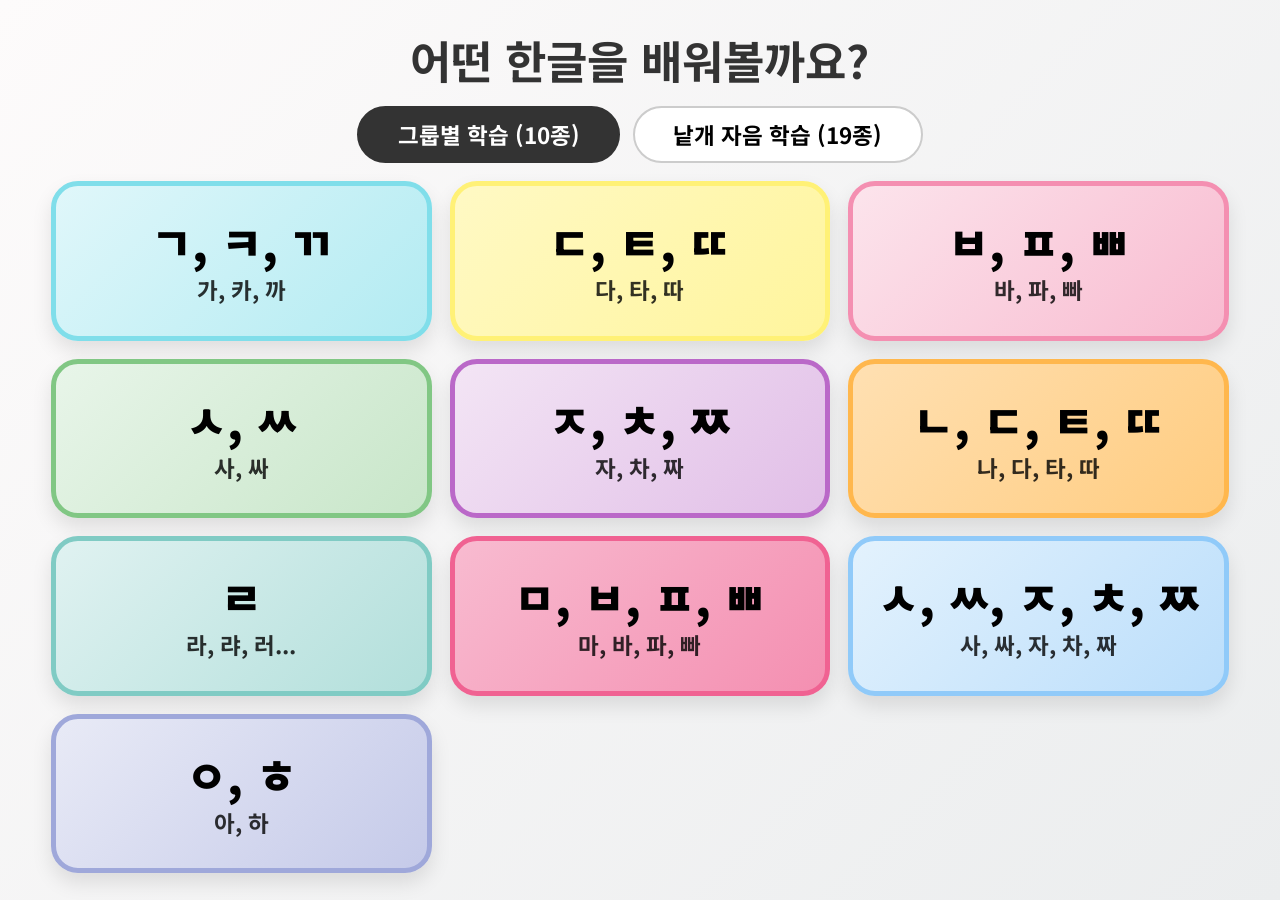
<file: index.html>
<!DOCTYPE html>
<html lang="ko">
<head>
    <meta charset="UTF-8">
<script>
/* 카카오톡·네이버·페이스북·인스타그램·라인·밴드 등 앱 안 브라우저로 열리면 기본 브라우저(크롬·사파리)로 다시 열기 */
(function () {
  if (window.top !== window.self) return;
  var ua = navigator.userAgent || '';
  var url = location.href;
  var inApp = /KAKAOTALK|KAKAOSTORY|NAVER\(inapp|NAVER\/|FBAN|FBAV|FB_IAB|FBIOS|Instagram|\bLine\/|DaumApps|BAND\/|everytimeApp|Whale\/[\d.]+ .*inapp|; wv\)/i.test(ua);
  if (!inApp) return;
  if (/KAKAOTALK/i.test(ua)) { location.href = 'kakaotalk://web/openExternal?url=' + encodeURIComponent(url); return; }
  if (/\bLine\//i.test(ua)) {
    if (url.indexOf('openExternalBrowser=1') < 0) location.href = url + (url.indexOf('?') < 0 ? '?' : '&') + 'openExternalBrowser=1';
    return;
  }
  if (/Android/i.test(ua)) {
    location.href = 'intent://' + url.replace(/^https?:\/\//, '') + '#Intent;scheme=https;package=com.android.chrome;end';
    return;
  }
  // 아이폰의 앱 안 브라우저는 사파리로 바로 넘길 수 없어 안내 화면을 띄움
  document.addEventListener('DOMContentLoaded', function () {
    var box = document.createElement('div');
    box.setAttribute('role', 'dialog');
    box.style.cssText = 'position:fixed;inset:0;z-index:2147483647;background:rgba(20,24,32,.94);color:#f2f3f6;display:flex;flex-direction:column;align-items:center;justify-content:center;gap:14px;padding:24px;text-align:center;font:15px/1.6 -apple-system,system-ui,sans-serif;word-break:keep-all';
    box.innerHTML = '<strong style="font-size:18px">사파리에서 열어 주세요</strong>' +
      '<span>이 앱 안의 브라우저에서는 소리나 화면이 제대로 작동하지 않을 수 있어요.<br>오른쪽 아래 ⋯ 또는 공유 버튼에서 <b>Safari로 열기</b>를 눌러 주세요.</span>' +
      '<button type="button" data-a="copy" style="font:inherit;padding:10px 20px;border-radius:999px;border:0;background:#f2f3f6;color:#141820">주소 복사</button>' +
      '<button type="button" data-a="stay" style="font:inherit;background:none;border:0;color:#aab0bd;text-decoration:underline">그냥 여기서 보기</button>';
    box.addEventListener('click', function (e) {
      var a = e.target.getAttribute && e.target.getAttribute('data-a');
      if (a === 'stay') box.remove();
      if (a === 'copy') {
        var b = e.target;
        (navigator.clipboard ? navigator.clipboard.writeText(url) : Promise.reject()).then(
          function () { b.textContent = '복사했어요'; },
          function () { window.prompt('주소를 복사해 사파리에 붙여 넣어 주세요', url); });
      }
    });
    document.body.appendChild(box);
  });
})();
</script>
    <meta name="viewport" content="width=device-width, initial-scale=1.0">
    <title>한글 발음 비교 앱 - 홈</title>
    <!-- 구글 폰트 'Noto Sans KR' 추가 (고딕체) -->
    <link rel="preconnect" href="https://fonts.googleapis.com">
    <link rel="preconnect" href="https://fonts.gstatic.com" crossorigin>
    <link href="https://fonts.googleapis.com/css2?family=Noto+Sans+KR:wght@400;700;900&display=swap" rel="stylesheet">
    <link rel="stylesheet" href="style.css">
</head>
<body class="home-body">
    <header id="home-header">
        <h1>어떤 한글을 배워볼까요?</h1>
        <div class="tabs">
            <button id="tab-grouped" class="tab-btn active">그룹별 학습 (10종)</button>
            <button id="tab-single" class="tab-btn">낱개 자음 학습 (19종)</button>
        </div>
    </header>
    
    <!-- 그룹별 학습 컨테이너 -->
    <main id="home-container-grouped" class="home-grid">
        <a href="app.html?group=1" class="home-menu-btn group-1">
            <span class="menu-title">ㄱ, ㅋ, ㄲ</span>
            <span class="menu-subtitle">가, 카, 까</span>
        </a>
        <a href="app.html?group=2" class="home-menu-btn group-2">
            <span class="menu-title">ㄷ, ㅌ, ㄸ</span>
            <span class="menu-subtitle">다, 타, 따</span>
        </a>
        <a href="app.html?group=3" class="home-menu-btn group-3">
            <span class="menu-title">ㅂ, ㅍ, ㅃ</span>
            <span class="menu-subtitle">바, 파, 빠</span>
        </a>
        <a href="app.html?group=4" class="home-menu-btn group-4">
            <span class="menu-title">ㅅ, ㅆ</span>
            <span class="menu-subtitle">사, 싸</span>
        </a>
        <a href="app.html?group=5" class="home-menu-btn group-5">
            <span class="menu-title">ㅈ, ㅊ, ㅉ</span>
            <span class="menu-subtitle">자, 차, 짜</span>
        </a>
        <a href="app.html?group=6" class="home-menu-btn group-6">
            <span class="menu-title">ㄴ, ㄷ, ㅌ, ㄸ</span>
            <span class="menu-subtitle">나, 다, 타, 따</span>
        </a>
        <a href="app.html?group=7" class="home-menu-btn group-7">
            <span class="menu-title">ㄹ</span>
            <span class="menu-subtitle">라, 랴, 러...</span>
        </a>
        <a href="app.html?group=8" class="home-menu-btn group-8">
            <span class="menu-title">ㅁ, ㅂ, ㅍ, ㅃ</span>
            <span class="menu-subtitle">마, 바, 파, 빠</span>
        </a>
        <a href="app.html?group=9" class="home-menu-btn group-9">
            <span class="menu-title">ㅅ, ㅆ, ㅈ, ㅊ, ㅉ</span>
            <span class="menu-subtitle">사, 싸, 자, 차, 짜</span>
        </a>
        <a href="app.html?group=10" class="home-menu-btn group-10">
            <span class="menu-title">ㅇ, ㅎ</span>
            <span class="menu-subtitle">아, 하</span>
        </a>
    </main>

    <!-- 낱개 자음 학습 컨테이너 -->
    <main id="home-container-single" class="home-grid hidden">
        <a href="app.html?group=11" class="home-menu-btn single-btn"><span class="menu-title">ㄱ</span></a>
        <a href="app.html?group=12" class="home-menu-btn single-btn"><span class="menu-title">ㄴ</span></a>
        <a href="app.html?group=13" class="home-menu-btn single-btn"><span class="menu-title">ㄷ</span></a>
        <a href="app.html?group=14" class="home-menu-btn single-btn"><span class="menu-title">ㄹ</span></a>
        <a href="app.html?group=15" class="home-menu-btn single-btn"><span class="menu-title">ㅁ</span></a>
        <a href="app.html?group=16" class="home-menu-btn single-btn"><span class="menu-title">ㅂ</span></a>
        <a href="app.html?group=17" class="home-menu-btn single-btn"><span class="menu-title">ㅅ</span></a>
        <a href="app.html?group=18" class="home-menu-btn single-btn"><span class="menu-title">ㅇ</span></a>
        <a href="app.html?group=19" class="home-menu-btn single-btn"><span class="menu-title">ㅈ</span></a>
        <a href="app.html?group=20" class="home-menu-btn single-btn"><span class="menu-title">ㅊ</span></a>
        <a href="app.html?group=21" class="home-menu-btn single-btn"><span class="menu-title">ㅋ</span></a>
        <a href="app.html?group=22" class="home-menu-btn single-btn"><span class="menu-title">ㅌ</span></a>
        <a href="app.html?group=23" class="home-menu-btn single-btn"><span class="menu-title">ㅍ</span></a>
        <a href="app.html?group=24" class="home-menu-btn single-btn"><span class="menu-title">ㅎ</span></a>
        <a href="app.html?group=25" class="home-menu-btn single-btn"><span class="menu-title">ㄲ</span></a>
        <a href="app.html?group=26" class="home-menu-btn single-btn"><span class="menu-title">ㄸ</span></a>
        <a href="app.html?group=27" class="home-menu-btn single-btn"><span class="menu-title">ㅃ</span></a>
        <a href="app.html?group=28" class="home-menu-btn single-btn"><span class="menu-title">ㅆ</span></a>
        <a href="app.html?group=29" class="home-menu-btn single-btn"><span class="menu-title">ㅉ</span></a>
    </main>

    <script>
        const btnGrouped = document.getElementById('tab-grouped');
        const btnSingle = document.getElementById('tab-single');
        const viewGrouped = document.getElementById('home-container-grouped');
        const viewSingle = document.getElementById('home-container-single');

        btnGrouped.addEventListener('click', () => {
            btnGrouped.classList.add('active');
            btnSingle.classList.remove('active');
            viewGrouped.classList.remove('hidden');
            viewSingle.classList.add('hidden');
        });

        btnSingle.addEventListener('click', () => {
            btnSingle.classList.add('active');
            btnGrouped.classList.remove('active');
            viewSingle.classList.remove('hidden');
            viewGrouped.classList.add('hidden');
        });
    </script>
</body>
</html>
</file>
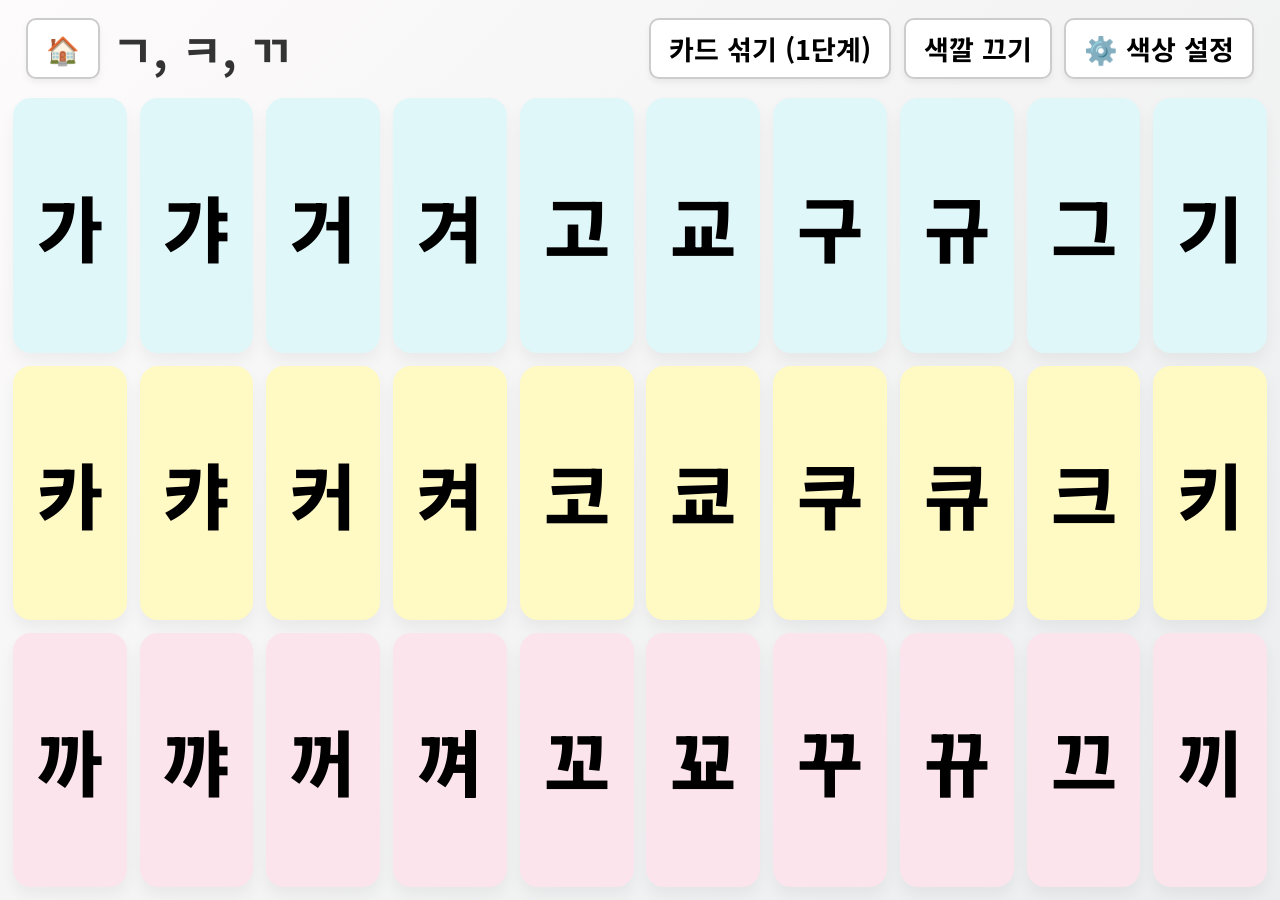
<file: app.html>
<!DOCTYPE html>
<html lang="ko">
<head>
    <meta charset="UTF-8">
<script>
/* 카카오톡·네이버·페이스북·인스타그램·라인·밴드 등 앱 안 브라우저로 열리면 기본 브라우저(크롬·사파리)로 다시 열기 */
(function () {
  if (window.top !== window.self) return;
  var ua = navigator.userAgent || '';
  var url = location.href;
  var inApp = /KAKAOTALK|KAKAOSTORY|NAVER\(inapp|NAVER\/|FBAN|FBAV|FB_IAB|FBIOS|Instagram|\bLine\/|DaumApps|BAND\/|everytimeApp|Whale\/[\d.]+ .*inapp|; wv\)/i.test(ua);
  if (!inApp) return;
  if (/KAKAOTALK/i.test(ua)) { location.href = 'kakaotalk://web/openExternal?url=' + encodeURIComponent(url); return; }
  if (/\bLine\//i.test(ua)) {
    if (url.indexOf('openExternalBrowser=1') < 0) location.href = url + (url.indexOf('?') < 0 ? '?' : '&') + 'openExternalBrowser=1';
    return;
  }
  if (/Android/i.test(ua)) {
    location.href = 'intent://' + url.replace(/^https?:\/\//, '') + '#Intent;scheme=https;package=com.android.chrome;end';
    return;
  }
  // 아이폰의 앱 안 브라우저는 사파리로 바로 넘길 수 없어 안내 화면을 띄움
  document.addEventListener('DOMContentLoaded', function () {
    var box = document.createElement('div');
    box.setAttribute('role', 'dialog');
    box.style.cssText = 'position:fixed;inset:0;z-index:2147483647;background:rgba(20,24,32,.94);color:#f2f3f6;display:flex;flex-direction:column;align-items:center;justify-content:center;gap:14px;padding:24px;text-align:center;font:15px/1.6 -apple-system,system-ui,sans-serif;word-break:keep-all';
    box.innerHTML = '<strong style="font-size:18px">사파리에서 열어 주세요</strong>' +
      '<span>이 앱 안의 브라우저에서는 소리나 화면이 제대로 작동하지 않을 수 있어요.<br>오른쪽 아래 ⋯ 또는 공유 버튼에서 <b>Safari로 열기</b>를 눌러 주세요.</span>' +
      '<button type="button" data-a="copy" style="font:inherit;padding:10px 20px;border-radius:999px;border:0;background:#f2f3f6;color:#141820">주소 복사</button>' +
      '<button type="button" data-a="stay" style="font:inherit;background:none;border:0;color:#aab0bd;text-decoration:underline">그냥 여기서 보기</button>';
    box.addEventListener('click', function (e) {
      var a = e.target.getAttribute && e.target.getAttribute('data-a');
      if (a === 'stay') box.remove();
      if (a === 'copy') {
        var b = e.target;
        (navigator.clipboard ? navigator.clipboard.writeText(url) : Promise.reject()).then(
          function () { b.textContent = '복사했어요'; },
          function () { window.prompt('주소를 복사해 사파리에 붙여 넣어 주세요', url); });
      }
    });
    document.body.appendChild(box);
  });
})();
</script>
    <meta name="viewport" content="width=device-width, initial-scale=1.0">
    <title>한글 발음 비교 (ㄱ, ㄲ, ㅋ)</title>
    <!-- 구글 폰트 'Noto Sans KR' 추가 (고딕체) -->
    <link rel="preconnect" href="https://fonts.googleapis.com">
    <link rel="preconnect" href="https://fonts.gstatic.com" crossorigin>
    <link href="https://fonts.googleapis.com/css2?family=Noto+Sans+KR:wght@400;700;900&display=swap" rel="stylesheet">
    <link rel="stylesheet" href="style.css">
</head>
<body>
    <header id="header">
        <div style="display: flex; gap: 1vw; align-items: center;">
            <a href="index.html" class="btn" style="text-decoration: none; color: black; display: flex; align-items: center; justify-content: center; height: 100%; white-space: nowrap;">🏠</a>
            <h1 id="app-title">ㄱ, ㄲ, ㅋ</h1>
        </div>
        <div class="header-buttons">
            <button id="shuffle-btn" class="btn">카드 섞기 (1단계)</button>
            <button id="color-toggle" class="btn">색깔 끄기</button>
            <button id="settings-btn" class="btn">⚙️ 색상 설정</button>
        </div>
    </header>
    <main id="app-container">
        <!-- 자바스크립트로 카드가 동적으로 생성됩니다. -->
    </main>

    <!-- 설정 모달창 -->
    <div id="settings-modal" style="display: none; position: fixed; top: 0; left: 0; width: 100%; height: 100%; background: rgba(0,0,0,0.4); backdrop-filter: blur(5px); justify-content: center; align-items: center; z-index: 1000;">
        <div style="background: white; padding: 3vw; border-radius: 20px; box-shadow: 0 10px 30px rgba(0,0,0,0.2); display: flex; flex-direction: column; gap: 2vh; min-width: 400px;">
            <h2 style="margin: 0; font-size: 4vh; text-align: center;">🎨 행별 배경색 설정</h2>
            <div id="dynamic-color-settings" style="display: flex; flex-direction: column; gap: 1.5vh; max-height: 50vh; overflow-y: auto;">
                <!-- JS에서 동적으로 색상 창 렌더링 -->
            </div>
            <div style="display: flex; gap: 10px; margin-top: 2vh;">
                <button id="save-colors-btn" class="btn" style="flex: 1; font-size: 2.5vh; background: #e0f7fa; border-color: #80deea;">저장</button>
                <button id="reset-colors-btn" class="btn" style="flex: 1; font-size: 2.5vh; background: #fff9c4; border-color: #fff176;">초기화</button>
                <button id="close-modal-btn" class="btn" style="flex: 1; font-size: 2.5vh; background: #fce4ec; border-color: #f48fb1;">닫기</button>
            </div>
        </div>
    </div>

    <script src="app.js"></script>
</body>
</html>
</file>
<file: style.css>
* {
    box-sizing: border-box;
    margin: 0;
    padding: 0;
    -webkit-tap-highlight-color: transparent;
}

body {
    width: 100vw;
    height: 100vh;
    overflow: hidden; /* 스크롤바 방지 */
    background: linear-gradient(135deg, #fdfbfb 0%, #ebedee 100%);
    font-family: 'Noto Sans KR', sans-serif;
    display: flex;
    flex-direction: column;
    justify-content: center;
    align-items: center;
    padding: 1vw; /* 전체적인 테두리 여백 */
}

#header {
    width: 100%;
    height: 8vh;
    display: flex;
    justify-content: space-between;
    align-items: center;
    padding: 0 1vw;
    margin-bottom: 2vh;
}

.header-buttons {
    display: flex;
    gap: 1vw;
}

#header h1 {
    font-size: 5vh;
    margin: 0;
    color: #333;
}

.btn {
    padding: 1vh 2vw;
    font-size: 3vh;
    font-family: inherit;
    font-weight: 700;
    background: white;
    border: 2px solid #ccc;
    border-radius: 10px;
    cursor: pointer;
    box-shadow: 0 4px 6px rgba(0,0,0,0.05);
    transition: all 0.2s;
}

.btn:active {
    transform: scale(0.95);
}

#app-container {
    width: 100%;
    height: 90vh; /* 남은 공간 활용 */
    display: grid;
    /* 가로축 10개 고정, 세로축은 인라인 스타일로 동적 할당됨 */
    grid-template-columns: repeat(10, 1fr);
    gap: 1vw; /* 카드 사이 간격을 뷰포트 너비 기준으로 유동적으로 설정 */
}

.card {
    display: flex;
    justify-content: center;
    align-items: center;
    font-size: 8vmin; /* 화면 크기에 맞춘 폰트 크기 */
    background: white;
    border-radius: 20px;
    cursor: pointer;
    user-select: none;
    box-shadow: 0 8px 15px rgba(0, 0, 0, 0.05);
    transition: all 0.2s cubic-bezier(0.175, 0.885, 0.32, 1.275); /* 바운스 효과 타이밍 함수 */
    border: 4px solid transparent;
    color: black;
    font-weight: 800;
}

/* 튜토리얼 대상 1학년을 위한 자음 단위별 테마 색상 설정 (유리질 느낌 + 파스텔) */
:root {
    --row-0-bg: #e0f7fa;
    --row-1-bg: #fff9c4;
    --row-2-bg: #fce4ec;
    --row-3-bg: #e8f5e9;
    --row-4-bg: #f3e5f5;
    --row-5-bg: #ffe0b2;
}

.card.row-0 {
    background: var(--row-0-bg);
    border-color: var(--row-0-bg);
    color: black;
}

.card.row-1 {
    background: var(--row-1-bg);
    border-color: var(--row-1-bg);
    color: black;
}

.card.row-2 {
    background: var(--row-2-bg);
    border-color: var(--row-2-bg);
    color: black;
}

.card.row-3 {
    background: var(--row-3-bg);
    border-color: var(--row-3-bg);
    color: black;
}

.card.row-4 {
    background: var(--row-4-bg);
    border-color: var(--row-4-bg);
    color: black;
}

/* 색상 끄기 토글 시 적용되는 스타일 */
body.color-off .card {
    background: white;
    border-color: #ddd;
    color: black;
}

/* ================= 홈 화면(메뉴) 스타일 ================= */
.home-body {
    flex-direction: column;
    justify-content: flex-start;
    padding: 5vh 5vw;
}

#home-header {
    text-align: center;
    margin-bottom: 2vh;
}

#home-header h1 {
    font-size: 5vh;
    color: #333;
    margin-top: 0;
    margin-bottom: 1.5vh;
}

.tabs {
    display: flex;
    justify-content: center;
    gap: 1vw;
}

.tab-btn {
    padding: 1.5vh 3vw;
    font-size: 2.5vh;
    font-weight: 700;
    border: 2px solid #ccc;
    border-radius: 30px;
    background: white;
    cursor: pointer;
    transition: all 0.2s ease;
    font-family: inherit;
}

.tab-btn.active {
    background: #333;
    color: white;
    border-color: #333;
}

.home-grid {
    display: grid;
    gap: 2vw;
    width: 90%;
    margin: 0 auto;
    flex-grow: 1;
    height: 75vh;
}

#home-container-grouped {
    grid-template-columns: repeat(3, 1fr);
    grid-template-rows: repeat(4, 1fr);
}

#home-container-single {
    grid-template-columns: repeat(5, 1fr);
    grid-template-rows: repeat(4, 1fr);
}

.hidden {
    display: none !important;
}

.home-menu-btn {
    display: flex;
    flex-direction: column;
    justify-content: center;
    align-items: center;
    text-decoration: none;
    border-radius: 30px;
    box-shadow: 0 10px 20px rgba(0,0,0,0.1);
    transition: all 0.2s cubic-bezier(0.175, 0.885, 0.32, 1.275);
    color: black;
    border: 5px solid transparent;
}

.home-menu-btn:hover {
    transform: translateY(-10px) scale(1.05);
    box-shadow: 0 20px 40px rgba(0,0,0,0.15);
}

.home-menu-btn:active {
    transform: translateY(5px) scale(0.95);
}

.menu-title {
    font-size: 5vh;
    font-weight: 900;
    text-align: center;
    word-break: keep-all;
}

.menu-subtitle {
    font-size: 2.5vh;
    font-weight: 700;
    opacity: 0.8;
    text-align: center;
    margin-top: 1vh;
}

/* 홈 메뉴 테마 */
.home-menu-btn.group-1 { background: linear-gradient(135deg, #e0f7fa 0%, #b2ebf2 100%); border-color: #80deea; }
.home-menu-btn.group-2 { background: linear-gradient(135deg, #fff9c4 0%, #fff59d 100%); border-color: #fff176; }
.home-menu-btn.group-3 { background: linear-gradient(135deg, #fce4ec 0%, #f8bbd0 100%); border-color: #f48fb1; }
.home-menu-btn.group-4 { background: linear-gradient(135deg, #e8f5e9 0%, #c8e6c9 100%); border-color: #81c784; }
.home-menu-btn.group-5 { background: linear-gradient(135deg, #f3e5f5 0%, #e1bee7 100%); border-color: #ba68c8; }
.home-menu-btn.group-6 { background: linear-gradient(135deg, #ffe0b2 0%, #ffcc80 100%); border-color: #ffb74d; }
.home-menu-btn.group-7 { background: linear-gradient(135deg, #e0f2f1 0%, #b2dfdb 100%); border-color: #80cbc4; }
.home-menu-btn.group-8 { background: linear-gradient(135deg, #f8bbd0 0%, #f48fb1 100%); border-color: #f06292; }
.home-menu-btn.group-9 { background: linear-gradient(135deg, #e3f2fd 0%, #bbdefb 100%); border-color: #90caf9; }
.home-menu-btn.group-10 { background: linear-gradient(135deg, #e8eaf6 0%, #c5cae9 100%); border-color: #9fa8da; }

/* 낱개 자음 버튼 테마 */
.home-menu-btn.single-btn:nth-child(5n+1) { background: linear-gradient(135deg, #fff9c4, #fff59d); border-color: #fff176; }
.home-menu-btn.single-btn:nth-child(5n+2) { background: linear-gradient(135deg, #ffe0b2, #ffcc80); border-color: #ffb74d; }
.home-menu-btn.single-btn:nth-child(5n+3) { background: linear-gradient(135deg, #fce4ec, #f8bbd0); border-color: #f48fb1; }
.home-menu-btn.single-btn:nth-child(5n+4) { background: linear-gradient(135deg, #e3f2fd, #bbdefb); border-color: #90caf9; }
.home-menu-btn.single-btn:nth-child(5n+5) { background: linear-gradient(135deg, #e8f5e9, #c8e6c9); border-color: #81c784; }

#home-container-single .menu-title {
    font-size: 6vh;
}

/* 호버 이펙트 (터치 모니터 외 마우스 사용 시 대비) */
.card:hover {
    transform: translateY(-5px) scale(1.05);
    box-shadow: 0 15px 25px rgba(0, 0, 0, 0.15);
}

/* 클릭(터치) 될 때 재생 효과 */
.card:active, .card.playing {
    transform: translateY(5px) scale(0.95);
    box-shadow: 0 5px 10px rgba(0, 0, 0, 0.1);
    filter: brightness(0.9);
}


/* ── 첫 화면을 어떤 화면에서도 스크롤·잘림 없이 맞추기 ── */
.home-body { height: 100vh; height: 100dvh; padding: 3vh 4vw; box-sizing: border-box; overflow: hidden; }
#home-header { flex: none; margin-bottom: 2vh; }
#home-header h1 { font-size: min(5vh, 7vw); }
.tab-btn { font-size: min(2.5vh, 3.8vw); padding: 1.2vh 3vw; }
.home-grid { height: auto; flex: 1 1 0; min-height: 0; width: 100%; max-width: 1600px; gap: min(2vw, 2vh); }
#home-container-grouped { grid-template-columns: repeat(3, minmax(0, 1fr)); grid-template-rows: repeat(4, minmax(0, 1fr)); }
#home-container-single { grid-template-columns: repeat(5, minmax(0, 1fr)); grid-template-rows: repeat(4, minmax(0, 1fr)); }
.home-menu-btn { min-width: 0; min-height: 0; overflow: hidden; border-radius: min(30px, 3vmin); border-width: min(5px, 0.7vmin); }
.menu-title { font-size: min(5vh, 4.4vw); line-height: 1.15; }
.menu-subtitle { font-size: min(2.5vh, 2.6vw); margin-top: 0.6vh; }
#home-container-single .menu-title { font-size: min(6vh, 6vw); }
@media (orientation: portrait) {
    #home-container-grouped { grid-template-columns: repeat(2, minmax(0, 1fr)); grid-template-rows: repeat(5, minmax(0, 1fr)); }
    #home-container-single { grid-template-columns: repeat(4, minmax(0, 1fr)); grid-template-rows: repeat(5, minmax(0, 1fr)); }
    .menu-title { font-size: min(4vh, 7vw); }
    .menu-subtitle { font-size: min(2.2vh, 3.8vw); }
    #home-container-single .menu-title { font-size: min(5vh, 9vw); }
}

/* ── 학습 화면: 휴대폰·낮은 창에서도 머리 버튼과 카드가 잘리지 않게 ── */
body:not(.home-body) { height: 100vh; height: 100dvh; width: 100%; }
#header { height: auto; min-height: 8vh; flex: none; flex-wrap: wrap; gap: 0.8vh 1vw; margin-bottom: 1.5vh; }
#header h1 { font-size: min(5vh, 5vw); white-space: nowrap; }
#header .btn { font-size: min(3vh, 3.4vw); padding: 1vh min(2vw, 2vh); white-space: nowrap; }
.header-buttons { flex-wrap: wrap; }
#app-container { height: auto; flex: 1 1 0; min-height: 0; }
.card { min-width: 0; min-height: 0; font-size: min(8vmin, 6.5vw); border-radius: min(20px, 2vmin); }
</file>
